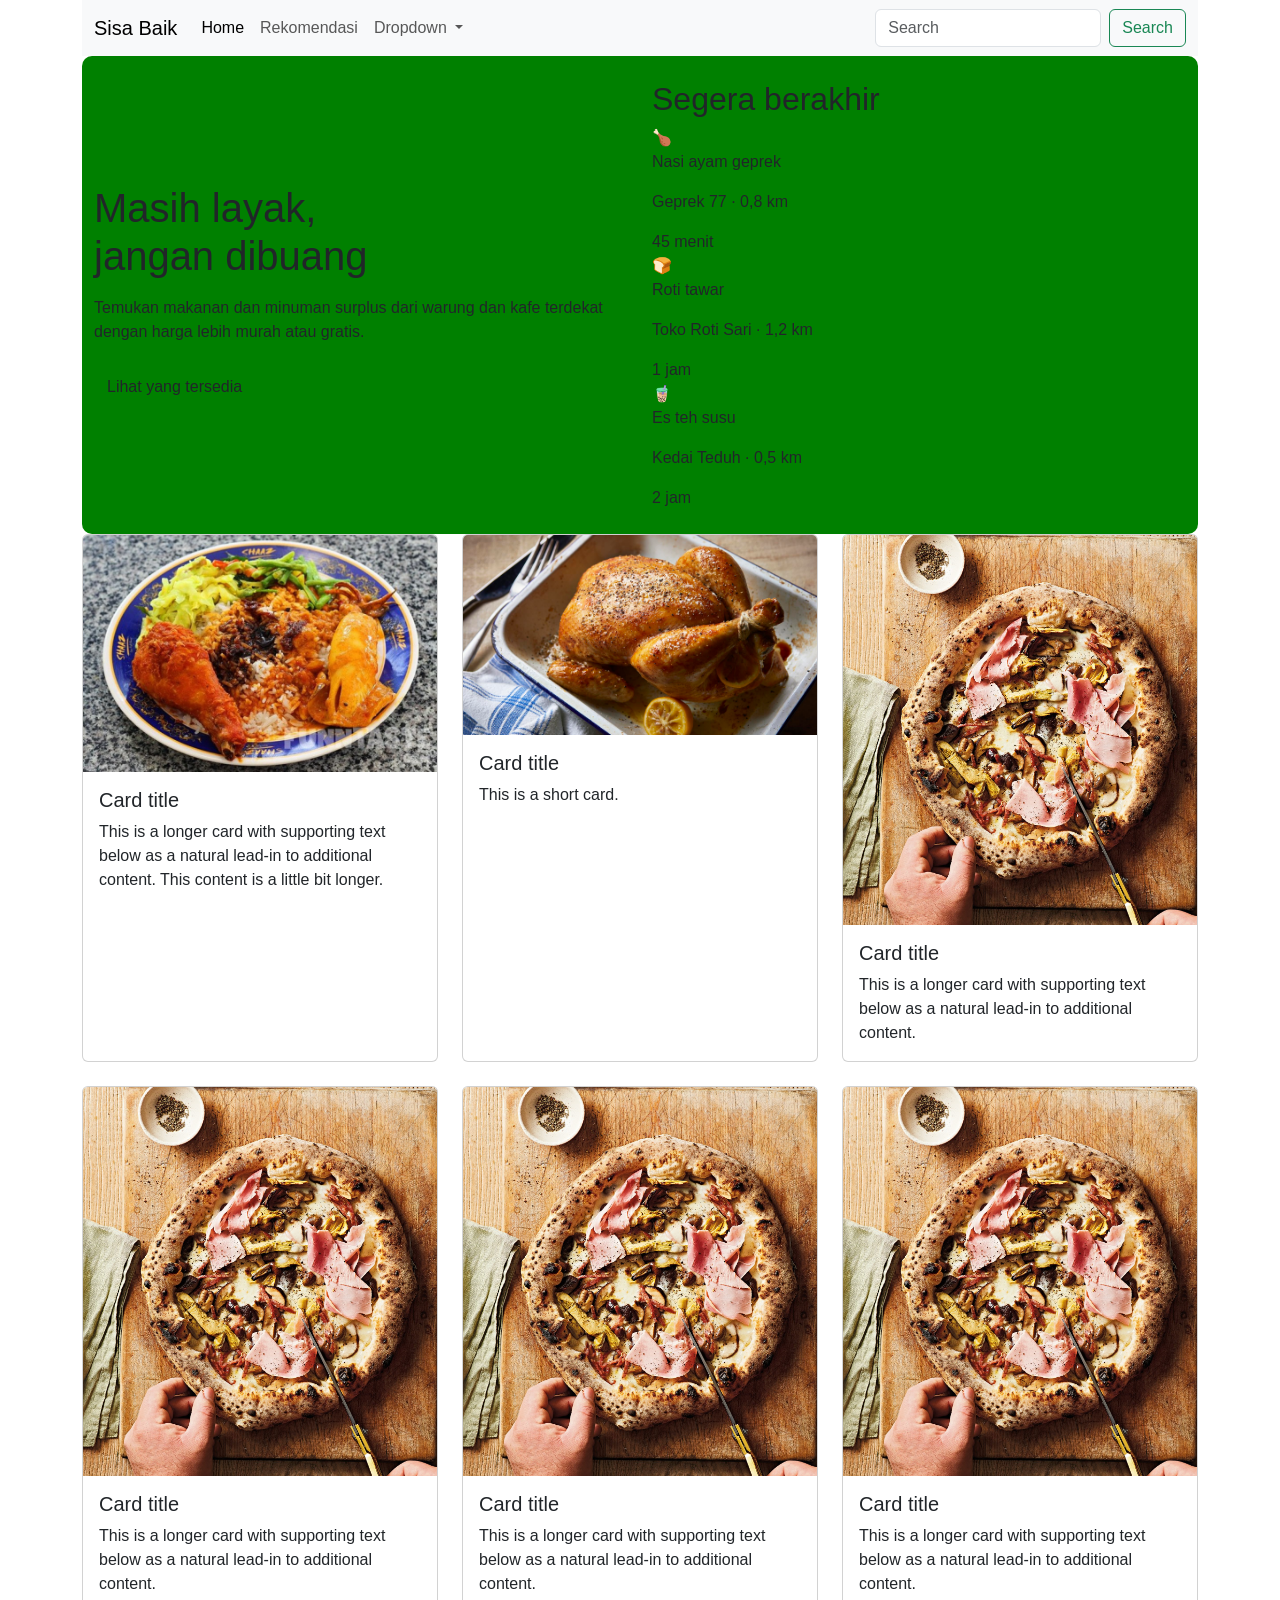
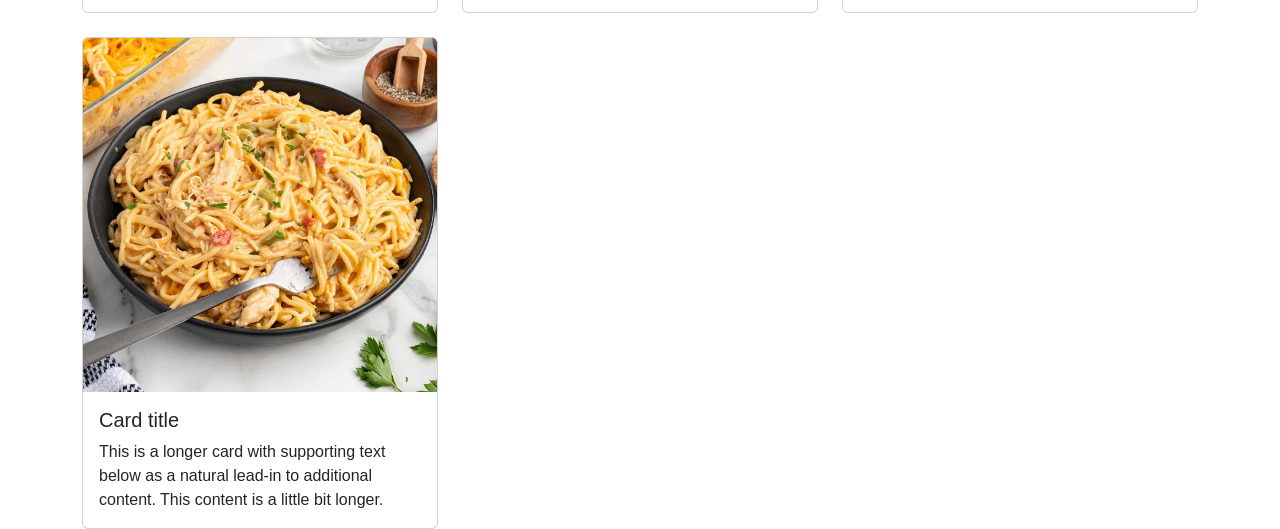
<file: dashboard/index.html>
<!DOCTYPE html>
<html lang="en">
<head>
    <meta charset="UTF-8">
    <meta name="viewport" content="width=device-width, initial-scale=1.0">
    <title>Sisa Baik</title>
    <link rel="stylesheet" href="../bootstrap/css/bootstrap.css">
    <link rel="stylesheet" href="dashboard.css">
</head>

<body>
    <div class="container">

        <!-- Navigation Bar -->
        <nav class="navbar navbar-expand-lg bg-body-tertiary">
            <div class="container-fluid">
                <a class="navbar-brand" href="#">Sisa Baik</a>
                <button class="navbar-toggler" type="button" data-bs-toggle="collapse" data-bs-target="#navbarSupportedContent" aria-controls="navbarSupportedContent" aria-expanded="false" aria-label="Toggle navigation">
                <span class="navbar-toggler-icon"></span>
                </button>
                <div class="collapse navbar-collapse" id="navbarSupportedContent">
                <ul class="navbar-nav me-auto mb-2 mb-lg-0">
                    <li class="nav-item">
                    <a class="nav-link active" aria-current="page" href="#">Home</a>
                    </li>
                    <li class="nav-item">
                    <a class="nav-link" href="#">Rekomendasi</a>
                    </li>
                    <li class="nav-item dropdown">
                    <a class="nav-link dropdown-toggle" href="#" role="button" data-bs-toggle="dropdown" aria-expanded="false">
                        Dropdown
                    </a>
                    <ul class="dropdown-menu">
                        <li><a class="dropdown-item" href="#">Makanan</a></li>
                        <li><a class="dropdown-item" href="#">Minuman</a></li>
                        <li><a class="dropdown-item" href="#">Camilan</a></li>
                        <li><a class="dropdown-item" href="#">Paketan</a></li>
                    </ul>
                    </li>
                </ul>
                <form class="d-flex" role="search">
                    <input class="form-control me-2" type="search" placeholder="Search" aria-label="Search"/>
                    <button class="btn btn-outline-success" type="submit">Search</button>
                </form>
                </div>
            </div>
        </nav>


        <!-- HERO -->
        <div class="main">
          <main class="container py-4">
            <section class="hero">
              <div class="row align-items-center g-4">
        
                <!-- Kolom kiri: teks -->
                <div class="col-lg-6">
                  <h1 class="mb-3">Masih layak,<br>jangan dibuang</h1>
                  <p class="lead-text mb-4">
                    Temukan makanan dan minuman surplus dari warung dan kafe
                    terdekat dengan harga lebih murah atau gratis.
                  </p>
                  <a href="#tersedia" class="btn btn-orange">Lihat yang tersedia</a>
                </div>
        
                <!-- Kolom kanan: panel -->
                <div class="col-lg-6">
                  <div class="deadline-panel">
                    <h2>Segera berakhir</h2>
        
                    <div class="deadline-item">
                      <div class="deadline-icon">🍗</div>
                      <div class="flex-grow-1">
                        <p class="title">Nasi ayam geprek</p>
                        <p class="meta">Geprek 77 · 0,8 km</p>
                      </div>
                      <span class="badge-time">45 menit</span>
                    </div>
        
                    <div class="deadline-item">
                      <div class="deadline-icon">🍞</div>
                      <div class="flex-grow-1">
                        <p class="title">Roti tawar</p>
                        <p class="meta">Toko Roti Sari · 1,2 km</p>
                      </div>
                      <span class="badge-time">1 jam</span>
                    </div>
        
                    <div class="deadline-item">
                      <div class="deadline-icon">🧋</div>
                      <div class="flex-grow-1">
                        <p class="title">Es teh susu</p>
                        <p class="meta">Kedai Teduh · 0,5 km</p>
                      </div>
                      <span class="badge-time">2 jam</span>
                    </div>
        
                  </div>
                </div>
        
              </div>
            </section>
          </main>
        </div>
        

      <!-- Menu's -->
      <div class="menus">
          <div class="row row-cols-1 row-cols-md-3 g-4">
            <div class="col">
              <div class="card h-100">
                <img src="../img/nasikandar.jpg" class="card-img-top" alt="...">
                <div class="card-body">
                  <h5 class="card-title">Card title</h5>
                  <p class="card-text">This is a longer card with supporting text below as a natural lead-in to additional content. This content is a little bit longer.</p>
                </div>
              </div>
            </div>
            <div class="col">
              <div class="card h-100">
                <img src="../img/ayam.jpg" class="card-img-top" alt="...">
                <div class="card-body">
                  <h5 class="card-title">Card title</h5>
                  <p class="card-text">This is a short card.</p>
                </div>
              </div>
            </div>
            <div class="col">
              <div class="card h-100">
                <img src="../img/pizza.jpg" class="card-img-top" alt="...">
                <div class="card-body">
                  <h5 class="card-title">Card title</h5>
                  <p class="card-text">This is a longer card with supporting text below as a natural lead-in to additional content.</p>
                </div>
              </div>
            </div>
            <div class="col">
              <div class="card h-100">
                <img src="../img/pizza.jpg" class="card-img-top" alt="...">
                <div class="card-body">
                  <h5 class="card-title">Card title</h5>
                  <p class="card-text">This is a longer card with supporting text below as a natural lead-in to additional content.</p>
                </div>
              </div>
            </div>
            <div class="col">
              <div class="card h-100">
                <img src="../img/pizza.jpg" class="card-img-top" alt="...">
                <div class="card-body">
                  <h5 class="card-title">Card title</h5>
                  <p class="card-text">This is a longer card with supporting text below as a natural lead-in to additional content.</p>
                </div>
              </div>
            </div>
            <div class="col">
              <div class="card h-100">
                <img src="../img/pizza.jpg" class="card-img-top" alt="...">
                <div class="card-body">
                  <h5 class="card-title">Card title</h5>
                  <p class="card-text">This is a longer card with supporting text below as a natural lead-in to additional content.</p>
                </div>
              </div>
            </div>
            <div class="col">
              <div class="card h-100">
                <img src="../img/spagetti.jpg" class="card-img-top" alt="...">
                <div class="card-body">
                  <h5 class="card-title">Card title</h5>
                  <p class="card-text">This is a longer card with supporting text below as a natural lead-in to additional content. This content is a little bit longer.</p>
                </div>
              </div>
            </div>
          </div>
        </div>

  
    </div>    
</body>

<script src="../bootstrap/js/bootstrap.bundle.js"></script>

</html>
</file>
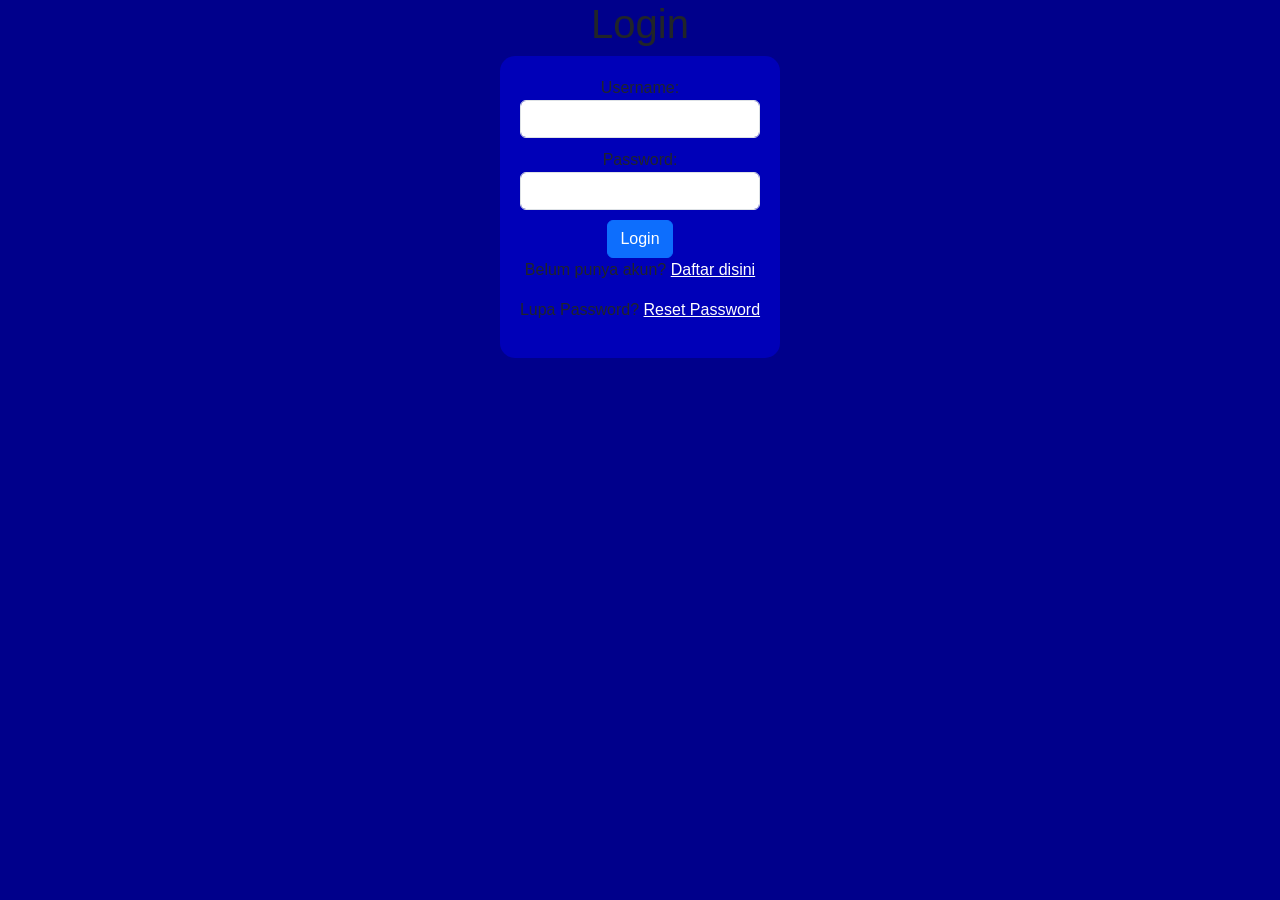
<file: login/login.html>
<!DOCTYPE html>
<html lang="en">

<head>
    <meta charset="UTF-8">
    <meta name="viewport" content="width=device-width, initial-scale=1.0">
    <title>Login Page</title>
    <link rel="stylesheet" href="../bootstrap/css/bootstrap.css">
    <link rel="stylesheet" href="styling.css">
</head>


<body>
 
    <!-- Login Page -->
    <div>
        
        <div class="container">
            <h1>Login</h1>

            <div class="bungkus">
            <form action="login.php" method="POST">
                <div class="form-group">
                    <label for="username">Username:</label>
                    <input type="text" class="form-control" id="username" name="username" required>
                </div>

                <div class="form-group">
                    <label for="password">Password:</label>
                    <input type="password" class="form-control" id="password" name="password" required>
                </div>
                
                <button type="submit" class="btn btn-primary">Login</button>

                <p>Belum punya akun? <a href="">Daftar disini</a></p>

                <p>Lupa Password? <a href="">Reset Password</a></p>

            </form>
            </div>
        </div>
    </div>

</body>

</html>
</file>
<file: dashboard/dashboard.css>
html, body{
    font-family: 'Poppins', sans-serif;
}

.main{
    background-color: green;
    border-radius: 10px;
}
</file>
<file: login/styling.css>
html, body {
    height: 100%;
    margin: 0;
    font-family: Arial, sans-serif;
    background-color: darkblue;
}

.container{
    text-align: center;    
}

form{
    display: inline-block;
    text-align: center;
    background-color: rgb(0, 0, 184);
    padding: 20px;
    border-radius: 15px;
}

input{
    display: block;
    width: 100%;
    margin-bottom: 10px;
    border: none;
    border-radius: 5px;
}

a{
    color: white;
}
</file>
